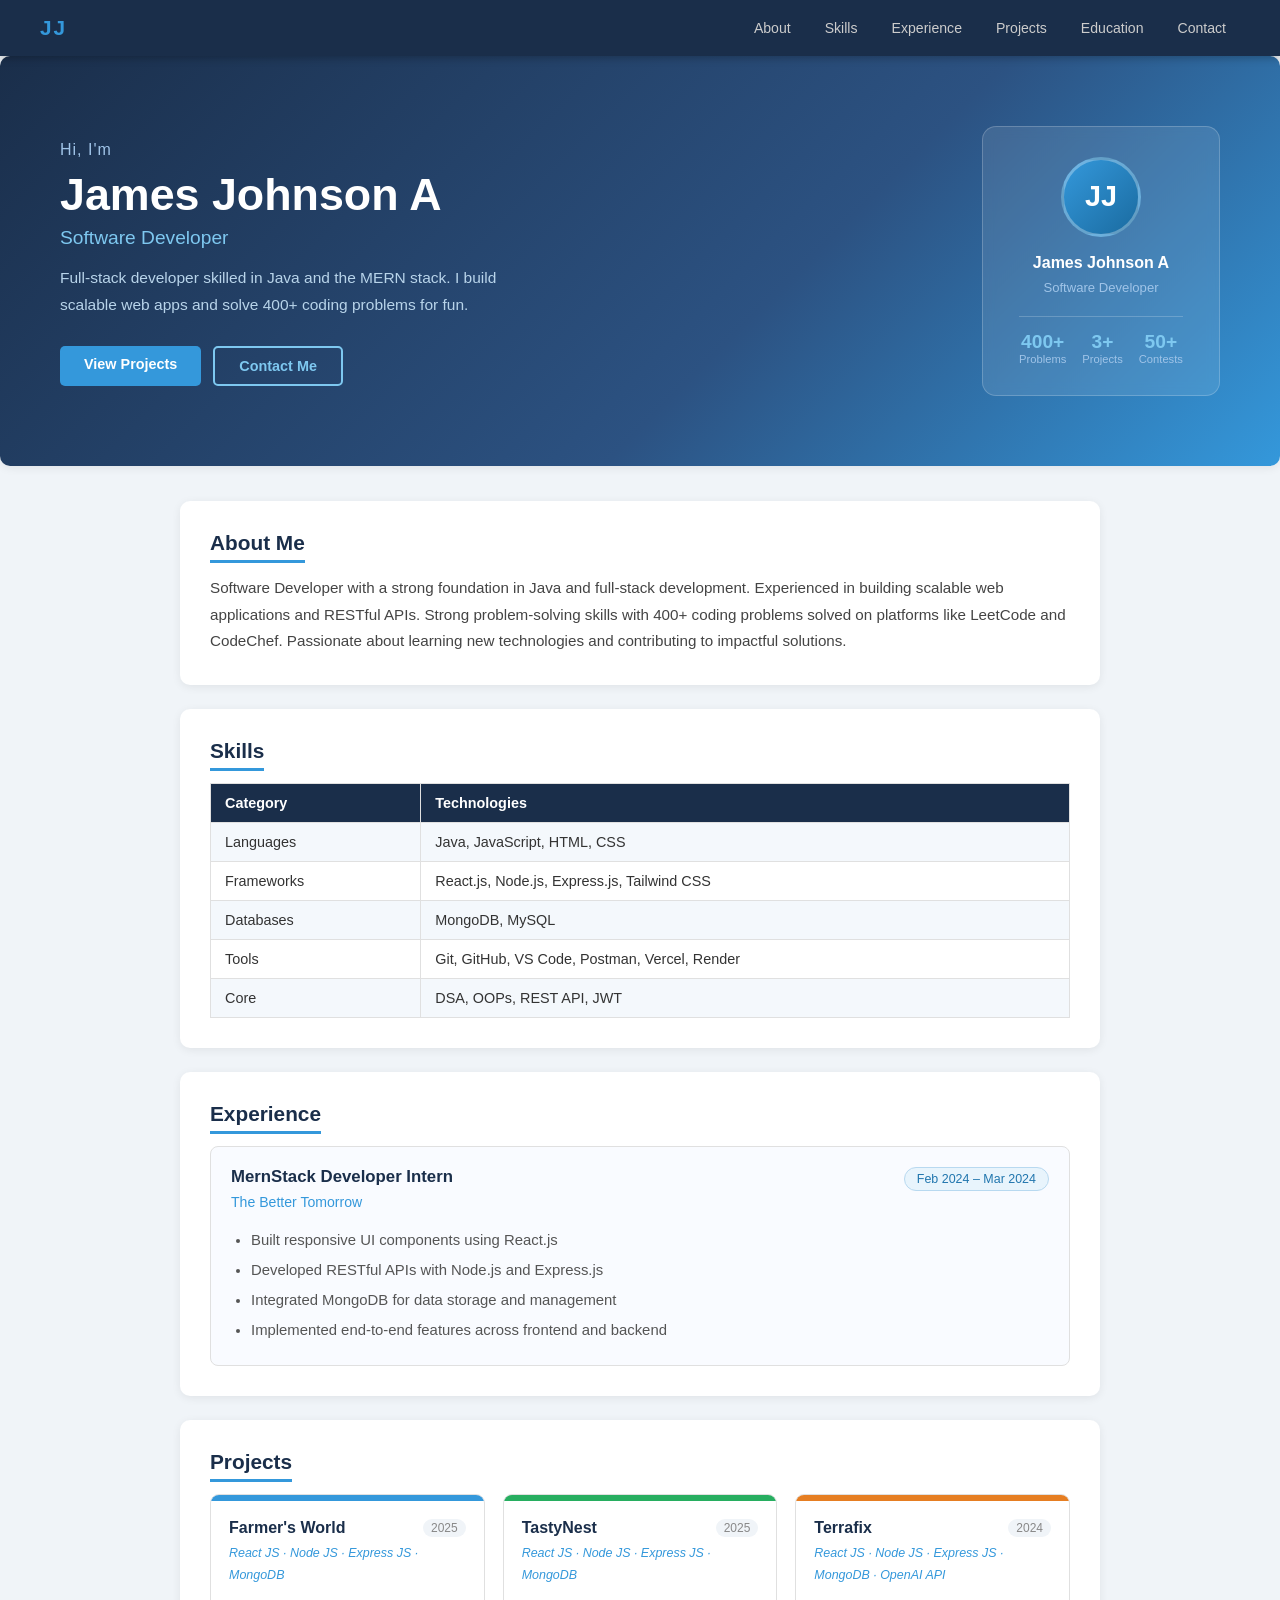
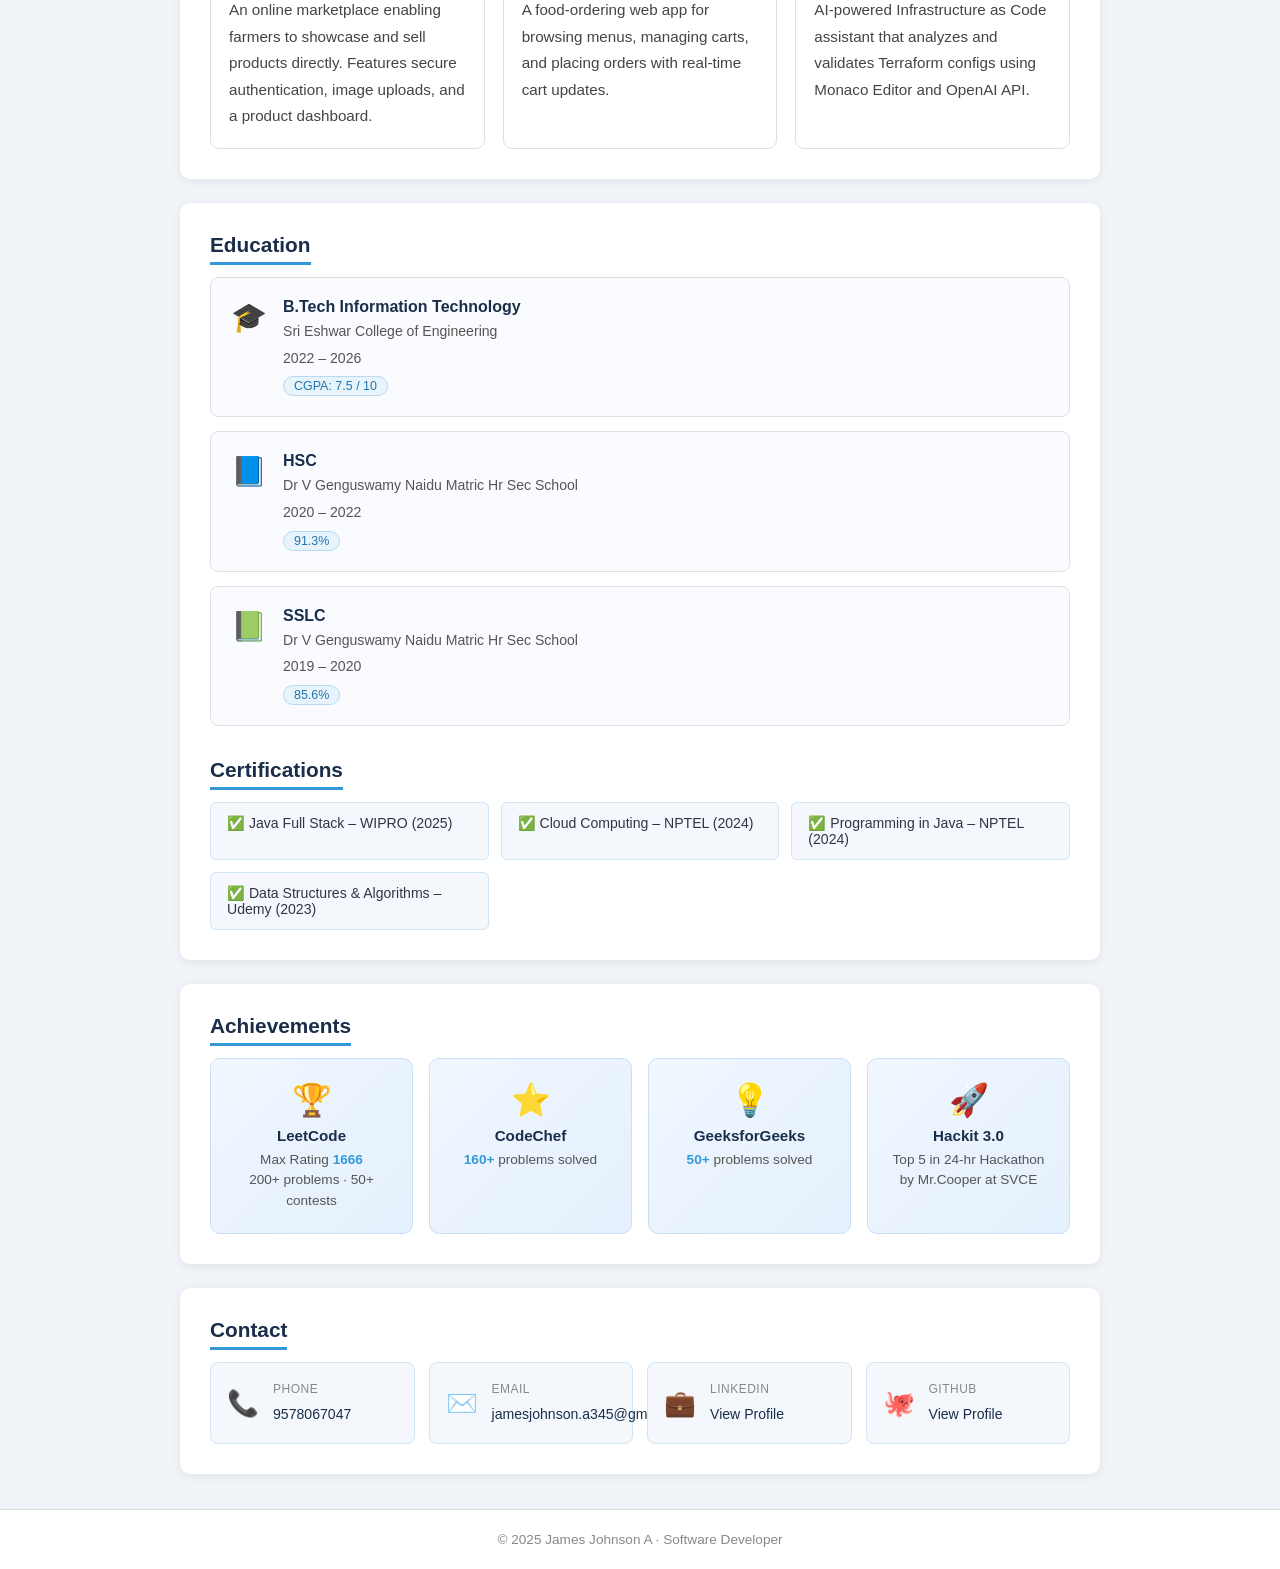
<file: index.html>
<!DOCTYPE html>
<html lang="en">
<head>
  <meta charset="UTF-8" />
  <meta name="viewport" content="width=device-width, initial-scale=1.0"/>
  <title>James Johnson - Portfolio</title>
  <link rel="stylesheet" href="style.css" />
</head>
<body>

  <!-- NAV -->
  <nav>
    <div class="nav-logo">JJ</div>
    <div class="nav-links">
      <a href="#about">About</a>
      <a href="#skills">Skills</a>
      <a href="#experience">Experience</a>
      <a href="#projects">Projects</a>
      <a href="#education">Education</a>
      <a href="#contact">Contact</a>
    </div>
  </nav>

  <!-- HERO -->
  <section class="hero">
    <div class="hero-text">
      <p class="hero-greeting">Hi, I'm</p>
      <h1>James Johnson A</h1>
      <h2 class="hero-role">Software Developer</h2>
      <p class="hero-desc">Full-stack developer skilled in Java and the MERN stack. I build scalable web apps and solve 400+ coding problems for fun.</p>
      <div class="hero-buttons">
        <a href="#projects" class="btn-blue">View Projects</a>
        <a href="#contact" class="btn-outline">Contact Me</a>
      </div>
    </div>
    <div class="hero-card">
      <div class="avatar">JJ</div>
      <p class="hero-card-name">James Johnson A</p>
      <p class="hero-card-role">Software Developer</p>
      <div class="hero-card-stats">
        <div><strong>400+</strong><span>Problems</span></div>
        <div><strong>3+</strong><span>Projects</span></div>
        <div><strong>50+</strong><span>Contests</span></div>
      </div>
    </div>
  </section>

  <main>

    <!-- ABOUT -->
    <section id="about">
      <h2 class="section-title"><span>About Me</span></h2>
      <p>Software Developer with a strong foundation in Java and full-stack development. Experienced in building scalable web applications and RESTful APIs. Strong problem-solving skills with 400+ coding problems solved on platforms like LeetCode and CodeChef. Passionate about learning new technologies and contributing to impactful solutions.</p>
    </section>

    <!-- SKILLS -->
    <section id="skills">
      <h2 class="section-title"><span>Skills</span></h2>
      <table>
        <tr><th>Category</th><th>Technologies</th></tr>
        <tr><td>Languages</td><td>Java, JavaScript, HTML, CSS</td></tr>
        <tr><td>Frameworks</td><td>React.js, Node.js, Express.js, Tailwind CSS</td></tr>
        <tr><td>Databases</td><td>MongoDB, MySQL</td></tr>
        <tr><td>Tools</td><td>Git, GitHub, VS Code, Postman, Vercel, Render</td></tr>
        <tr><td>Core</td><td>DSA, OOPs, REST API, JWT</td></tr>
      </table>
    </section>

    <!-- EXPERIENCE -->
    <section id="experience">
      <h2 class="section-title"><span>Experience</span></h2>
      <div class="card exp-card">
        <div class="exp-header">
          <div>
            <h3>MernStack Developer Intern</h3>
            <p class="company">The Better Tomorrow</p>
          </div>
          <span class="badge-date">Feb 2024 – Mar 2024</span>
        </div>
        <ul>
          <li>Built responsive UI components using React.js</li>
          <li>Developed RESTful APIs with Node.js and Express.js</li>
          <li>Integrated MongoDB for data storage and management</li>
          <li>Implemented end-to-end features across frontend and backend</li>
        </ul>
      </div>
    </section>

    <!-- PROJECTS -->
    <section id="projects">
      <h2 class="section-title"><span>Projects</span></h2>
      <div class="projects-grid">

        <div class="project-card">
          <div class="project-top blue-top"></div>
          <div class="project-body">
            <div class="project-header">
              <h3>Farmer's World</h3>
              <span class="year-badge">2025</span>
            </div>
            <p class="tech">React JS · Node JS · Express JS · MongoDB</p>
            <p>An online marketplace enabling farmers to showcase and sell products directly. Features secure authentication, image uploads, and a product dashboard.</p>
          </div>
        </div>

        <div class="project-card">
          <div class="project-top green-top"></div>
          <div class="project-body">
            <div class="project-header">
              <h3>TastyNest</h3>
              <span class="year-badge">2025</span>
            </div>
            <p class="tech">React JS · Node JS · Express JS · MongoDB</p>
            <p>A food-ordering web app for browsing menus, managing carts, and placing orders with real-time cart updates.</p>
          </div>
        </div>

        <div class="project-card">
          <div class="project-top orange-top"></div>
          <div class="project-body">
            <div class="project-header">
              <h3>Terrafix</h3>
              <span class="year-badge">2024</span>
            </div>
            <p class="tech">React JS · Node JS · Express JS · MongoDB · OpenAI API</p>
            <p>AI-powered Infrastructure as Code assistant that analyzes and validates Terraform configs using Monaco Editor and OpenAI API.</p>
          </div>
        </div>

      </div>
    </section>

    <!-- EDUCATION -->
    <section id="education">
      <h2 class="section-title"><span>Education</span></h2>
      <div class="edu-grid">
        <div class="card edu-card">
          <div class="edu-icon">🎓</div>
          <div>
            <h3>B.Tech Information Technology</h3>
            <p>Sri Eshwar College of Engineering</p>
            <p class="date">2022 – 2026</p>
            <span class="cgpa-badge">CGPA: 7.5 / 10</span>
          </div>
        </div>
        <div class="card edu-card">
          <div class="edu-icon">📘</div>
          <div>
            <h3>HSC</h3>
            <p>Dr V Genguswamy Naidu Matric Hr Sec School</p>
            <p class="date">2020 – 2022</p>
            <span class="cgpa-badge">91.3%</span>
          </div>
        </div>
        <div class="card edu-card">
          <div class="edu-icon">📗</div>
          <div>
            <h3>SSLC</h3>
            <p>Dr V Genguswamy Naidu Matric Hr Sec School</p>
            <p class="date">2019 – 2020</p>
            <span class="cgpa-badge">85.6%</span>
          </div>
        </div>
      </div>

      <h2 class="section-title" style="margin-top: 2rem;"><span>Certifications</span></h2>
      <div class="cert-grid">
        <div class="cert-item">✅ Java Full Stack – WIPRO (2025)</div>
        <div class="cert-item">✅ Cloud Computing – NPTEL (2024)</div>
        <div class="cert-item">✅ Programming in Java – NPTEL (2024)</div>
        <div class="cert-item">✅ Data Structures & Algorithms – Udemy (2023)</div>
      </div>
    </section>

    <!-- ACHIEVEMENTS -->
    <section id="achievements">
      <h2 class="section-title"><span>Achievements</span></h2>
      <div class="achieve-grid">
        <div class="achieve-card">
          <div class="achieve-icon">🏆</div>
          <h3>LeetCode</h3>
          <p>Max Rating <strong>1666</strong></p>
          <p>200+ problems · 50+ contests</p>
        </div>
        <div class="achieve-card">
          <div class="achieve-icon">⭐</div>
          <h3>CodeChef</h3>
          <p><strong>160+</strong> problems solved</p>
        </div>
        <div class="achieve-card">
          <div class="achieve-icon">💡</div>
          <h3>GeeksforGeeks</h3>
          <p><strong>50+</strong> problems solved</p>
        </div>
        <div class="achieve-card">
          <div class="achieve-icon">🚀</div>
          <h3>Hackit 3.0</h3>
          <p>Top 5 in 24-hr Hackathon by Mr.Cooper at SVCE</p>
        </div>
      </div>
    </section>

    <!-- CONTACT -->
    <section id="contact">
      <h2 class="section-title"><span>Contact</span></h2>
      <div class="contact-grid">
        <a href="tel:9578067047" class="contact-card">
          <span class="contact-icon">📞</span>
          <div>
            <p class="contact-label">Phone</p>
            <p>9578067047</p>
          </div>
        </a>
        <a href="mailto:jamesjohnson.a345@gmail.com" class="contact-card">
          <span class="contact-icon">✉️</span>
          <div>
            <p class="contact-label">Email</p>
            <p>jamesjohnson.a345@gmail.com</p>
          </div>
        </a>
        <a href="#" class="contact-card">
          <span class="contact-icon">💼</span>
          <div>
            <p class="contact-label">LinkedIn</p>
            <p>View Profile</p>
          </div>
        </a>
        <a href="#" class="contact-card">
          <span class="contact-icon">🐙</span>
          <div>
            <p class="contact-label">GitHub</p>
            <p>View Profile</p>
          </div>
        </a>
      </div>
    </section>

  </main>

  <footer>
    <p>© 2025 James Johnson A · Software Developer</p>
  </footer>

</body>
</html>
</file>
<file: style.css>
* {
  margin: 0;
  padding: 0;
  box-sizing: border-box;
}

body {
  font-family: 'Segoe UI', Arial, sans-serif;
  color: #333;
  background-color: #f0f4f8;
}

/* ---- NAV ---- */
nav {
  background-color: #1a2e4a;
  display: flex;
  align-items: center;
  justify-content: space-between;
  padding: 14px 40px;
  position: sticky;
  top: 0;
  z-index: 100;
  box-shadow: 0 2px 8px rgba(0,0,0,0.25);
}

.nav-logo {
  font-size: 1.3rem;
  font-weight: 700;
  color: #3498db;
  letter-spacing: 2px;
}

.nav-links {
  display: flex;
  gap: 6px;
  flex-wrap: wrap;
}

.nav-links a {
  color: #ccc;
  text-decoration: none;
  padding: 6px 14px;
  border-radius: 4px;
  font-size: 0.88rem;
  transition: background 0.2s, color 0.2s;
}

.nav-links a:hover {
  background-color: #3498db;
  color: white;
}

/* ---- HERO ---- */
.hero {
  background: linear-gradient(135deg, #1a2e4a 0%, #2c5282 60%, #3498db 100%);
  color: white;
  display: flex;
  align-items: center;
  justify-content: space-between;
  padding: 70px 60px;
  gap: 40px;
  flex-wrap: wrap;
}

.hero-text {
  flex: 1;
  min-width: 280px;
}

.hero-greeting {
  font-size: 1rem;
  color: #a0c4e8;
  margin-bottom: 6px;
  letter-spacing: 1px;
}

.hero-text h1 {
  font-size: 2.8rem;
  font-weight: 800;
  margin-bottom: 8px;
  line-height: 1.1;
}

.hero-role {
  font-size: 1.2rem;
  color: #7ec8f0;
  font-weight: 400;
  margin-bottom: 16px;
}

.hero-desc {
  font-size: 0.97rem;
  color: #b8d4ea;
  line-height: 1.7;
  max-width: 480px;
  margin-bottom: 28px;
}

.hero-buttons {
  display: flex;
  gap: 12px;
  flex-wrap: wrap;
}

.btn-blue {
  background-color: #3498db;
  color: white;
  padding: 10px 24px;
  border-radius: 5px;
  text-decoration: none;
  font-weight: 600;
  font-size: 0.9rem;
  transition: background 0.2s;
}

.btn-blue:hover { background-color: #2176ae; }

.btn-outline {
  border: 2px solid #7ec8f0;
  color: #7ec8f0;
  padding: 10px 24px;
  border-radius: 5px;
  text-decoration: none;
  font-weight: 600;
  font-size: 0.9rem;
  transition: background 0.2s, color 0.2s;
}

.btn-outline:hover {
  background-color: #7ec8f0;
  color: #1a2e4a;
}

/* Hero Card */
.hero-card {
  background: rgba(255,255,255,0.1);
  border: 1px solid rgba(255,255,255,0.2);
  border-radius: 14px;
  padding: 30px 36px;
  text-align: center;
  backdrop-filter: blur(6px);
  min-width: 220px;
}

.avatar {
  width: 80px;
  height: 80px;
  border-radius: 50%;
  background: linear-gradient(135deg, #3498db, #1a6ba0);
  display: flex;
  align-items: center;
  justify-content: center;
  font-size: 1.8rem;
  font-weight: 800;
  color: white;
  margin: 0 auto 12px;
  border: 3px solid rgba(255,255,255,0.3);
}

.hero-card-name {
  font-weight: 700;
  font-size: 1rem;
  color: white;
}

.hero-card-role {
  font-size: 0.82rem;
  color: #a0c4e8;
  margin-bottom: 16px;
}

.hero-card-stats {
  display: flex;
  gap: 16px;
  justify-content: center;
  border-top: 1px solid rgba(255,255,255,0.2);
  padding-top: 14px;
}

.hero-card-stats div {
  display: flex;
  flex-direction: column;
  align-items: center;
}

.hero-card-stats strong {
  font-size: 1.2rem;
  color: #7ec8f0;
}

.hero-card-stats span {
  font-size: 0.7rem;
  color: #a0c4e8;
}

/* ---- MAIN / SECTIONS ---- */
main {
  max-width: 960px;
  margin: 35px auto;
  padding: 0 20px;
}

section {
  background-color: white;
  padding: 30px;
  margin-bottom: 24px;
  border-radius: 10px;
  box-shadow: 0 2px 10px rgba(0,0,0,0.07);
}

.section-title {
  font-size: 1.3rem;
  margin-bottom: 20px;
}

.section-title span {
  border-bottom: 3px solid #3498db;
  padding-bottom: 6px;
  color: #1a2e4a;
}

section p {
  font-size: 0.95rem;
  line-height: 1.75;
  color: #444;
}

section ul {
  padding-left: 20px;
  line-height: 2;
  font-size: 0.93rem;
  color: #555;
}

/* ---- TABLE ---- */
table {
  width: 100%;
  border-collapse: collapse;
  font-size: 0.9rem;
}

table th, table td {
  text-align: left;
  padding: 11px 14px;
  border: 1px solid #e0e0e0;
}

table th {
  background-color: #1a2e4a;
  color: white;
}

table tr:nth-child(even) td { background-color: #f4f8fc; }
table tr:hover td { background-color: #e4f0fc; }

/* ---- EXPERIENCE ---- */
.card {
  border: 1px solid #e0e0e0;
  border-radius: 8px;
  padding: 20px;
  background: #f9fbff;
}

.exp-header {
  display: flex;
  justify-content: space-between;
  align-items: flex-start;
  margin-bottom: 12px;
  flex-wrap: wrap;
  gap: 8px;
}

.exp-header h3 {
  font-size: 1.05rem;
  color: #1a2e4a;
}

.company {
  color: #3498db;
  font-size: 0.88rem;
  margin-top: 3px;
}

.badge-date {
  background-color: #e8f4fc;
  color: #2176ae;
  border: 1px solid #b8d9f0;
  padding: 4px 12px;
  border-radius: 20px;
  font-size: 0.78rem;
  white-space: nowrap;
}

/* ---- PROJECTS ---- */
.projects-grid {
  display: grid;
  grid-template-columns: repeat(auto-fit, minmax(260px, 1fr));
  gap: 18px;
}

.project-card {
  border-radius: 9px;
  border: 1px solid #e0e0e0;
  overflow: hidden;
  background: white;
  transition: transform 0.2s, box-shadow 0.2s;
}

.project-card:hover {
  transform: translateY(-4px);
  box-shadow: 0 6px 18px rgba(0,0,0,0.12);
}

.project-top {
  height: 6px;
}

.blue-top   { background: #3498db; }
.green-top  { background: #27ae60; }
.orange-top { background: #e67e22; }

.project-body {
  padding: 18px;
}

.project-header {
  display: flex;
  justify-content: space-between;
  align-items: center;
  margin-bottom: 6px;
}

.project-header h3 {
  font-size: 1rem;
  color: #1a2e4a;
}

.year-badge {
  font-size: 0.75rem;
  color: #888;
  background: #f0f4f8;
  padding: 2px 8px;
  border-radius: 10px;
}

.tech {
  font-size: 0.78rem;
  color: #3498db;
  margin-bottom: 10px;
  font-style: italic;
}

/* ---- EDUCATION ---- */
.edu-grid {
  display: flex;
  flex-direction: column;
  gap: 14px;
}

.edu-card {
  display: flex;
  align-items: flex-start;
  gap: 16px;
}

.edu-icon {
  font-size: 1.8rem;
  margin-top: 2px;
}

.edu-card h3 {
  font-size: 1rem;
  color: #1a2e4a;
  margin-bottom: 3px;
}

.edu-card p {
  font-size: 0.88rem;
  color: #555;
}

.date {
  font-size: 0.82rem;
  color: #888;
  margin: 2px 0 6px;
}

.cgpa-badge {
  display: inline-block;
  background: #e8f4fc;
  color: #2176ae;
  border: 1px solid #b8d9f0;
  font-size: 0.78rem;
  padding: 2px 10px;
  border-radius: 12px;
}

/* Certifications */
.cert-grid {
  display: grid;
  grid-template-columns: repeat(auto-fit, minmax(240px, 1fr));
  gap: 12px;
}

.cert-item {
  background: #f4f8fc;
  border: 1px solid #d0e6f5;
  border-radius: 6px;
  padding: 12px 16px;
  font-size: 0.88rem;
  color: #334;
}

/* ---- ACHIEVEMENTS ---- */
.achieve-grid {
  display: grid;
  grid-template-columns: repeat(auto-fit, minmax(190px, 1fr));
  gap: 16px;
}

.achieve-card {
  background: linear-gradient(135deg, #f0f7ff, #e4f0fc);
  border: 1px solid #c8dff5;
  border-radius: 10px;
  padding: 22px 16px;
  text-align: center;
  transition: transform 0.2s;
}

.achieve-card:hover { transform: translateY(-3px); }

.achieve-icon { font-size: 2rem; margin-bottom: 8px; }

.achieve-card h3 {
  font-size: 0.95rem;
  color: #1a2e4a;
  margin-bottom: 6px;
}

.achieve-card p {
  font-size: 0.85rem;
  color: #555;
  line-height: 1.5;
}

.achieve-card strong { color: #3498db; }

/* ---- CONTACT ---- */
.contact-grid {
  display: grid;
  grid-template-columns: repeat(auto-fit, minmax(200px, 1fr));
  gap: 14px;
}

.contact-card {
  display: flex;
  align-items: center;
  gap: 14px;
  background: #f4f8fc;
  border: 1px solid #d0e6f5;
  border-radius: 8px;
  padding: 16px;
  text-decoration: none;
  color: #333;
  transition: background 0.2s, transform 0.2s;
}

.contact-card:hover {
  background: #e4f0fc;
  transform: translateY(-2px);
}

.contact-icon { font-size: 1.6rem; }

.contact-label {
  font-size: 0.75rem;
  color: #888;
  margin-bottom: 2px;
  text-transform: uppercase;
  letter-spacing: 0.5px;
}

.contact-card p:last-child {
  font-size: 0.88rem;
  color: #1a2e4a;
  font-weight: 500;
}

/* ---- FOOTER ---- */
footer {
  text-align: center;
  padding: 22px;
  font-size: 0.85rem;
  color: #888;
  background: white;
  border-top: 1px solid #ddd;
  margin-top: 10px;
}

/* ---- RESPONSIVE ---- */
@media (max-width: 700px) {
  .hero { padding: 50px 24px; flex-direction: column; }
  .hero-text h1 { font-size: 2rem; }
  nav { padding: 12px 20px; }
  main { padding: 0 12px; }
}
</file>
